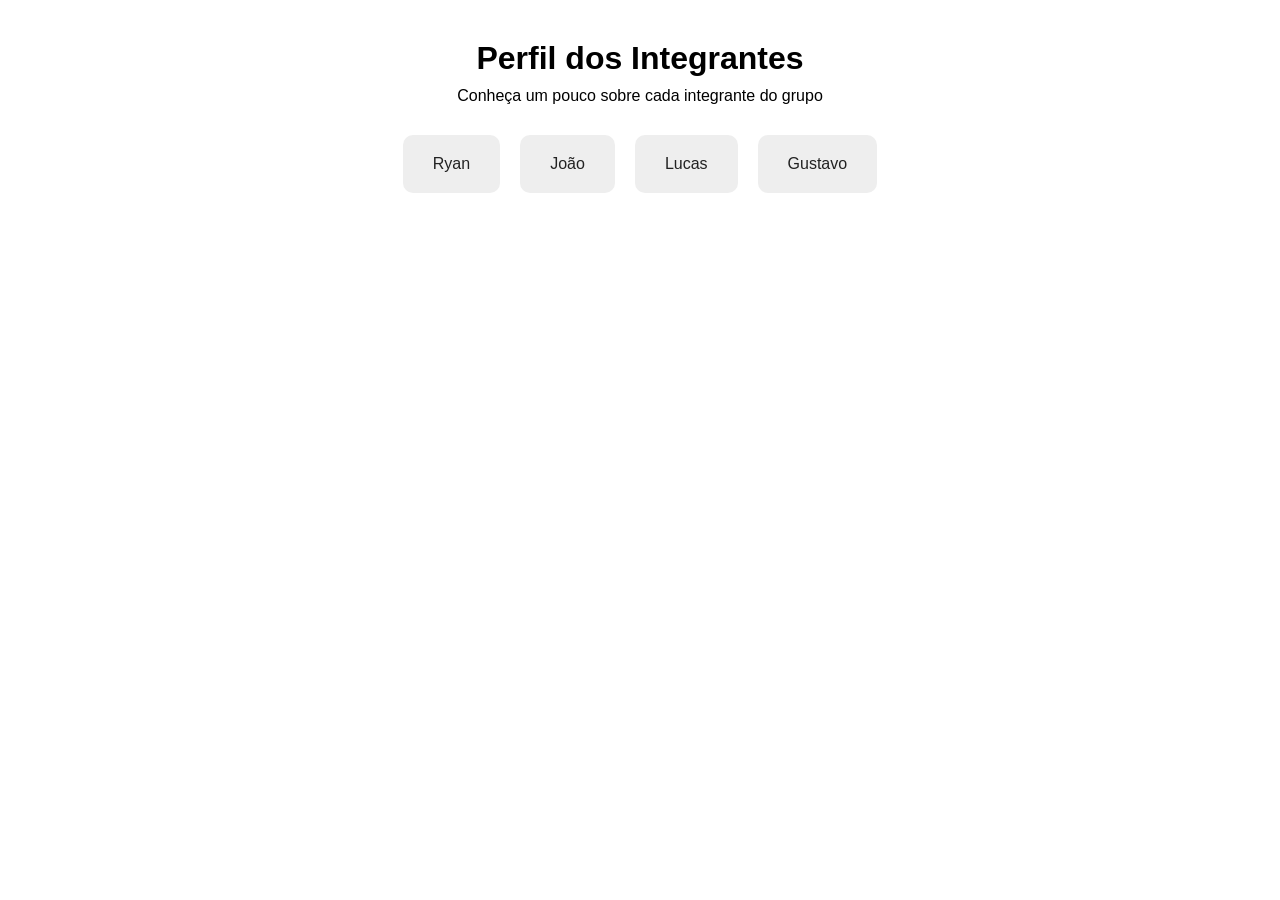
<file: tarefa/index.html>
<!DOCTYPE html>
<html lang="pt-br">

<head>
    <meta charset="UTF-8">
    <link rel="stylesheet" href="Integrantes/Css/menu.css">
    <title>Integrantes</title>
</head>

<body>

    <header>
        <h1>Perfil dos Integrantes</h1>
        <p>Conheça um pouco sobre cada integrante do grupo</p>
    </header>

    <main>
        <ul>
            <li><a href="Integrantes/ryan.html">Ryan</a></li>
            <li><a href="Integrantes/joao.html">João</a></li>
            <li><a href="Integrantes/lucas.html">Lucas</a></li>
            <li><a href="Integrantes/gustavo.html">Gustavo</a></li>
        </ul>
    </main>

</body>

</html>
</file>
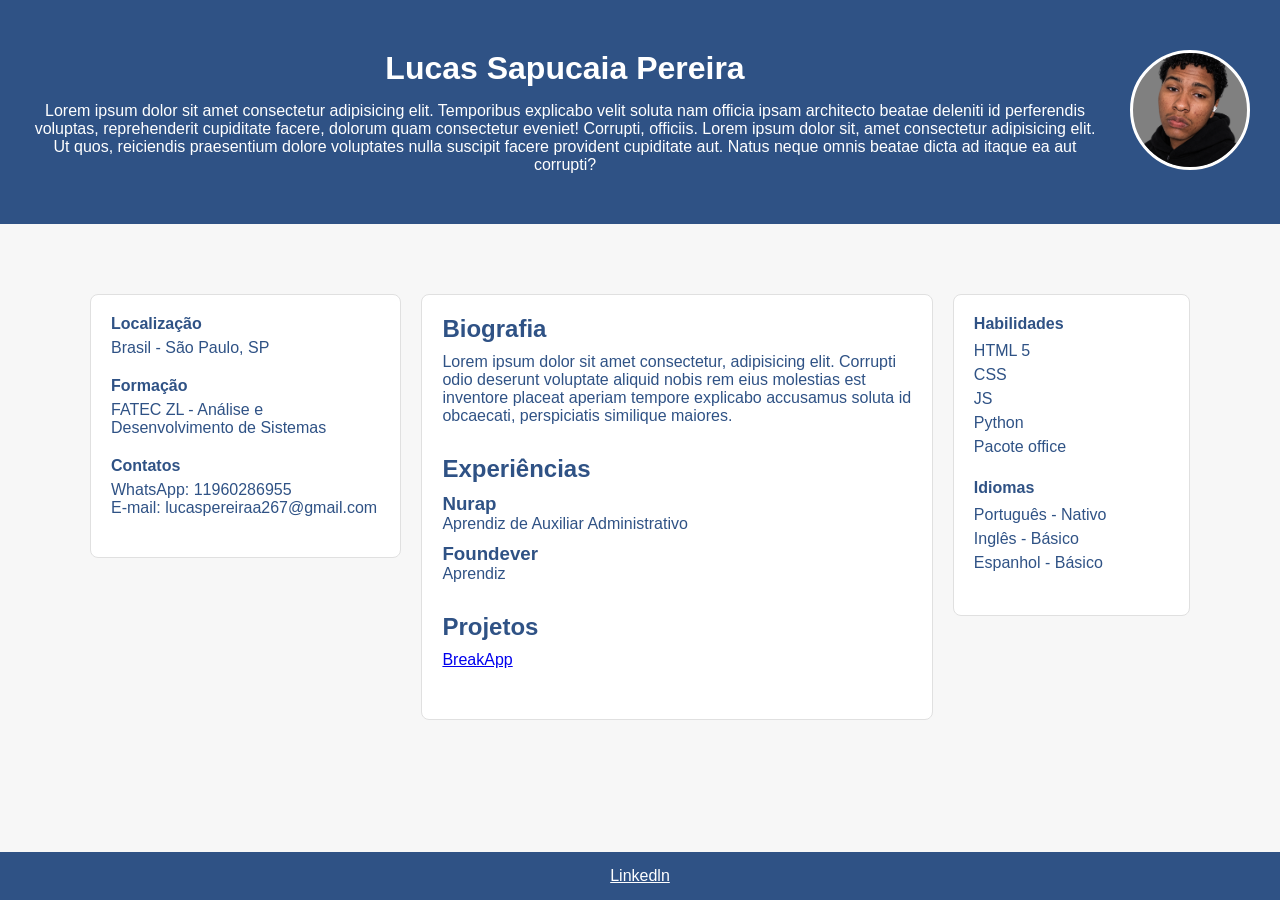
<file: tarefa/lucas.html>
<!DOCTYPE html>
<html lang="pt-BR">

<head>
    <meta charset="UTF-8">
    <title>Perfil Pessoal - Lucas</title>
    <link rel="stylesheet" href="Integrantes/Css/lucas.css">
</head>

<body>

    <header>
        <div class="header-text">
            <h1>Lucas Sapucaia Pereira</h1>
            <p>Lorem ipsum dolor sit amet consectetur adipisicing elit. Temporibus explicabo velit soluta nam officia ipsam
                architecto beatae deleniti id perferendis voluptas, reprehenderit cupiditate facere, dolorum quam
                consectetur eveniet! Corrupti, officiis. Lorem ipsum dolor sit, amet consectetur adipisicing elit. Ut quos,
                reiciendis praesentium dolore voluptates nulla suscipit facere provident cupiditate aut. Natus neque omnis
                beatae dicta ad itaque ea aut corrupti?</p>
        </div>

        <div class="foto">
            <img src="Integrantes/Img/lucas.png" alt="Foto de perfil Lucas Sapucaia Pereira">
        </div>
    </header>

    <div class="conteudo">
        <aside class="informacoes-pessoais">
            <div>
                <h2>Localização</h2>
                <p>Brasil - São Paulo, SP</p>
            </div>
            <div>
                <h2>Formação</h2>
                <p>FATEC ZL - Análise e Desenvolvimento de Sistemas</p>
            </div>
            <div>
                <h2>Contatos</h2>
                <p>WhatsApp: 11960286955</p>
                <p>E-mail: lucaspereiraa267@gmail.com</p>
            </div>
        </aside>
        <main>
            <section class="biografia">
                <h2>Biografia</h2>
                <p>Lorem ipsum dolor sit amet consectetur, adipisicing elit. Corrupti odio deserunt voluptate aliquid
                    nobis rem eius molestias est inventore placeat aperiam tempore explicabo accusamus soluta id
                    obcaecati, perspiciatis similique maiores.</p>
            </section>
            <section class="experiencias">
                <h2>Experiências</h2>
                <h3>Nurap</h3>
                <p>Aprendiz de Auxiliar Administrativo</p>
                <h3>Foundever</h3>
                <p>Aprendiz</p>
            </section>
            <section class="projetos">
                <h2>Projetos</h2>
                <p><a href="https://github.com/BreakApp-Tcc/BreakApp" target="_blank"
                        rel="noopener noreferrer">BreakApp</a></p>
            </section>
        </main>
        <aside class="habilidades">
            <div>
                <h2>Habilidades</h2>
                <ul>
                    <li>HTML 5</li>
                    <li>CSS</li>
                    <li>JS</li>
                    <li>Python</li>
                    <li>Pacote office</li>
                </ul>
            </div>
            <div>
                <h2>Idiomas</h2>
                <ul>
                    <li>Português - Nativo</li>
                    <li>Inglês - Básico</li>
                    <li>Espanhol - Básico</li>
                </ul>
            </div>
        </aside>
    </div>

    <footer>
        <a href="http://www.linkedin.com/in/lucas-sapucaia-pereira-b7b8462ba/" target="_blank"
            rel="noopener noreferrer">Linkedln</a>
    </footer>

</body>

</html>
</file>
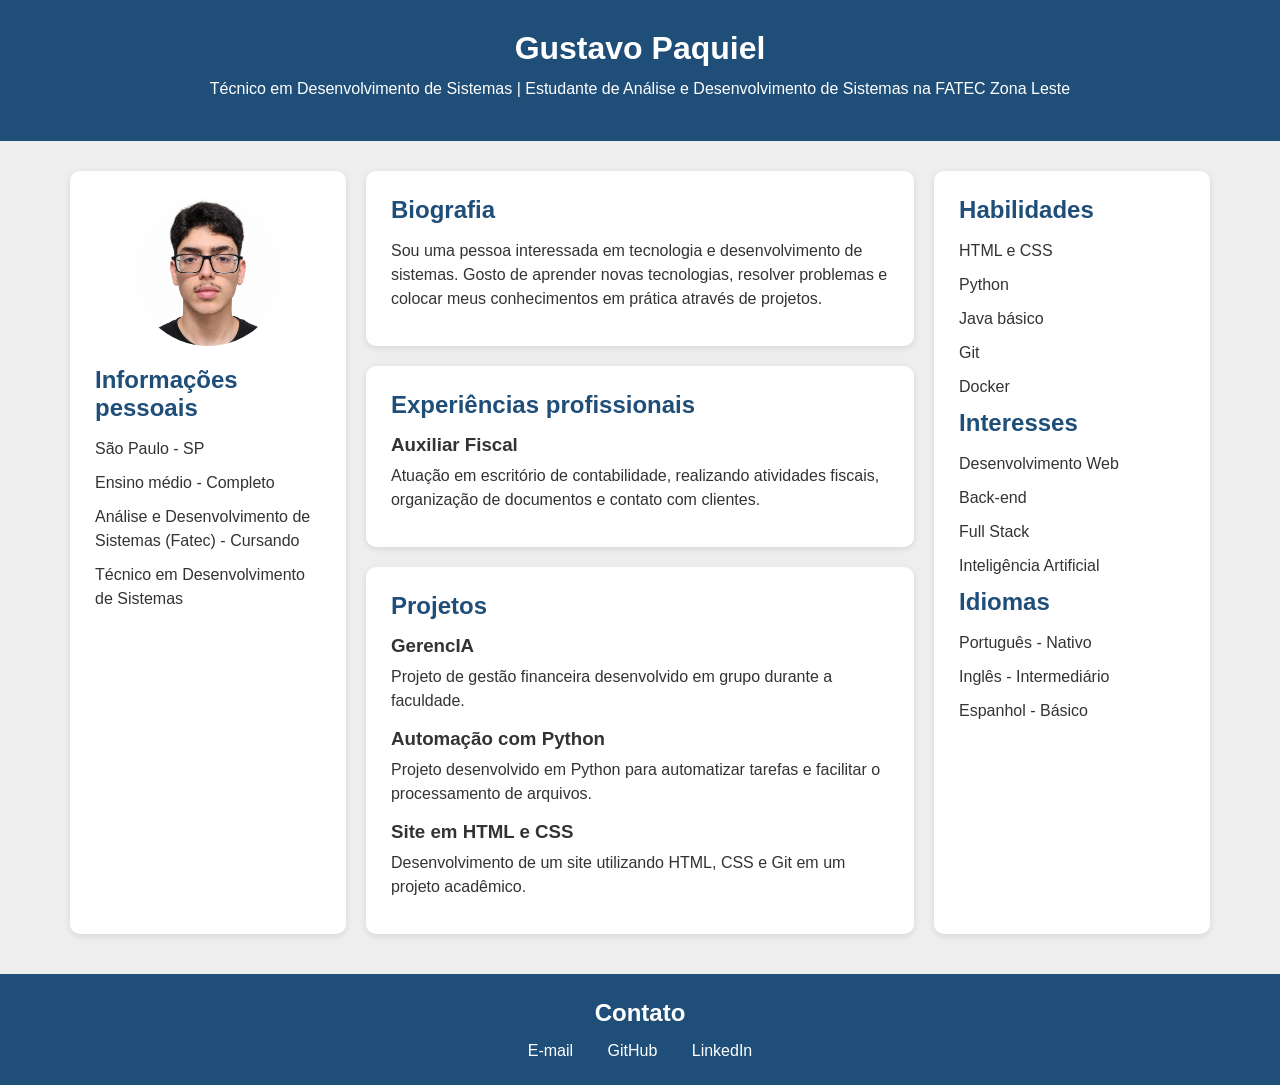
<file: tarefa/Integrantes/gustavo.html>
<!DOCTYPE html>
<html lang="pt-BR">

<head>
    <meta charset="UTF-8">
    <meta name="viewport" content="width=device-width, initial-scale=1.0">
    <title>Gustavo Paquiel - Pessoal</title>
    <link rel="stylesheet" href="Css/gustavo.css">
</head>

<body>

    <header>
        <h1>Gustavo Paquiel</h1>

        <p>
            Técnico em Desenvolvimento de Sistemas |
            Estudante de Análise e Desenvolvimento de Sistemas na FATEC Zona Leste
        </p>
    </header>

    <div class="conteudo">

        <aside class="informacoes">

            <img src="Img/Gustavo Paquiel.jpeg" alt="Foto de Gustavo Paquiel">

            <h2>Informações pessoais</h2>

            <p>São Paulo - SP</p>

            <p>Ensino médio - Completo</p>

            <p>Análise e Desenvolvimento de Sistemas (Fatec) - Cursando</p>

            <p>Técnico em Desenvolvimento de Sistemas</p>

        </aside>

        <main>

            <section>
                <h2>Biografia</h2>

                <p>
                    Sou uma pessoa interessada em tecnologia e desenvolvimento
                    de sistemas. Gosto de aprender novas tecnologias, resolver
                    problemas e colocar meus conhecimentos em prática através
                    de projetos.
                </p>
            </section>

            <section>
                <h2>Experiências profissionais</h2>

                <h3>Auxiliar Fiscal</h3>

                <p>
                    Atuação em escritório de contabilidade, realizando
                    atividades fiscais, organização de documentos e contato
                    com clientes.
                </p>
            </section>

            <section>
                <h2>Projetos</h2>

                <h3>GerencIA</h3>

                <p>
                    Projeto de gestão financeira desenvolvido em grupo
                    durante a faculdade.
                </p>

                <h3>Automação com Python</h3>

                <p>
                    Projeto desenvolvido em Python para automatizar tarefas
                    e facilitar o processamento de arquivos.
                </p>

                <h3>Site em HTML e CSS</h3>

                <p>
                    Desenvolvimento de um site utilizando HTML, CSS e
                    Git em um projeto acadêmico.
                </p>

            </section>

        </main>

        <aside class="habilidades">

            <h2>Habilidades</h2>

            <p>HTML e CSS</p>
            <p>Python</p>
            <p>Java básico</p>
            <p>Git</p>
            <p>Docker</p>

            <h2>Interesses</h2>

            <p>Desenvolvimento Web</p>
            <p>Back-end</p>
            <p>Full Stack</p>
            <p>Inteligência Artificial</p>

            <h2>Idiomas</h2>

            <p>Português - Nativo</p>
            <p>Inglês - Intermediário</p>
            <p>Espanhol - Básico </p>

        </aside>

    </div>

    <footer>

        <h2>Contato</h2>
        <a href="mailto:gustavopaquiel25@gmail.com"> E-mail</a>
        <a href="https://github.com/GustaPaqui" target="_blank"> GitHub </a>
        <a href="https://www.linkedin.com/in/gustavo-pa-quiel/" target="_blank"> LinkedIn</a>
    </footer>
</body>

</html>
</file>
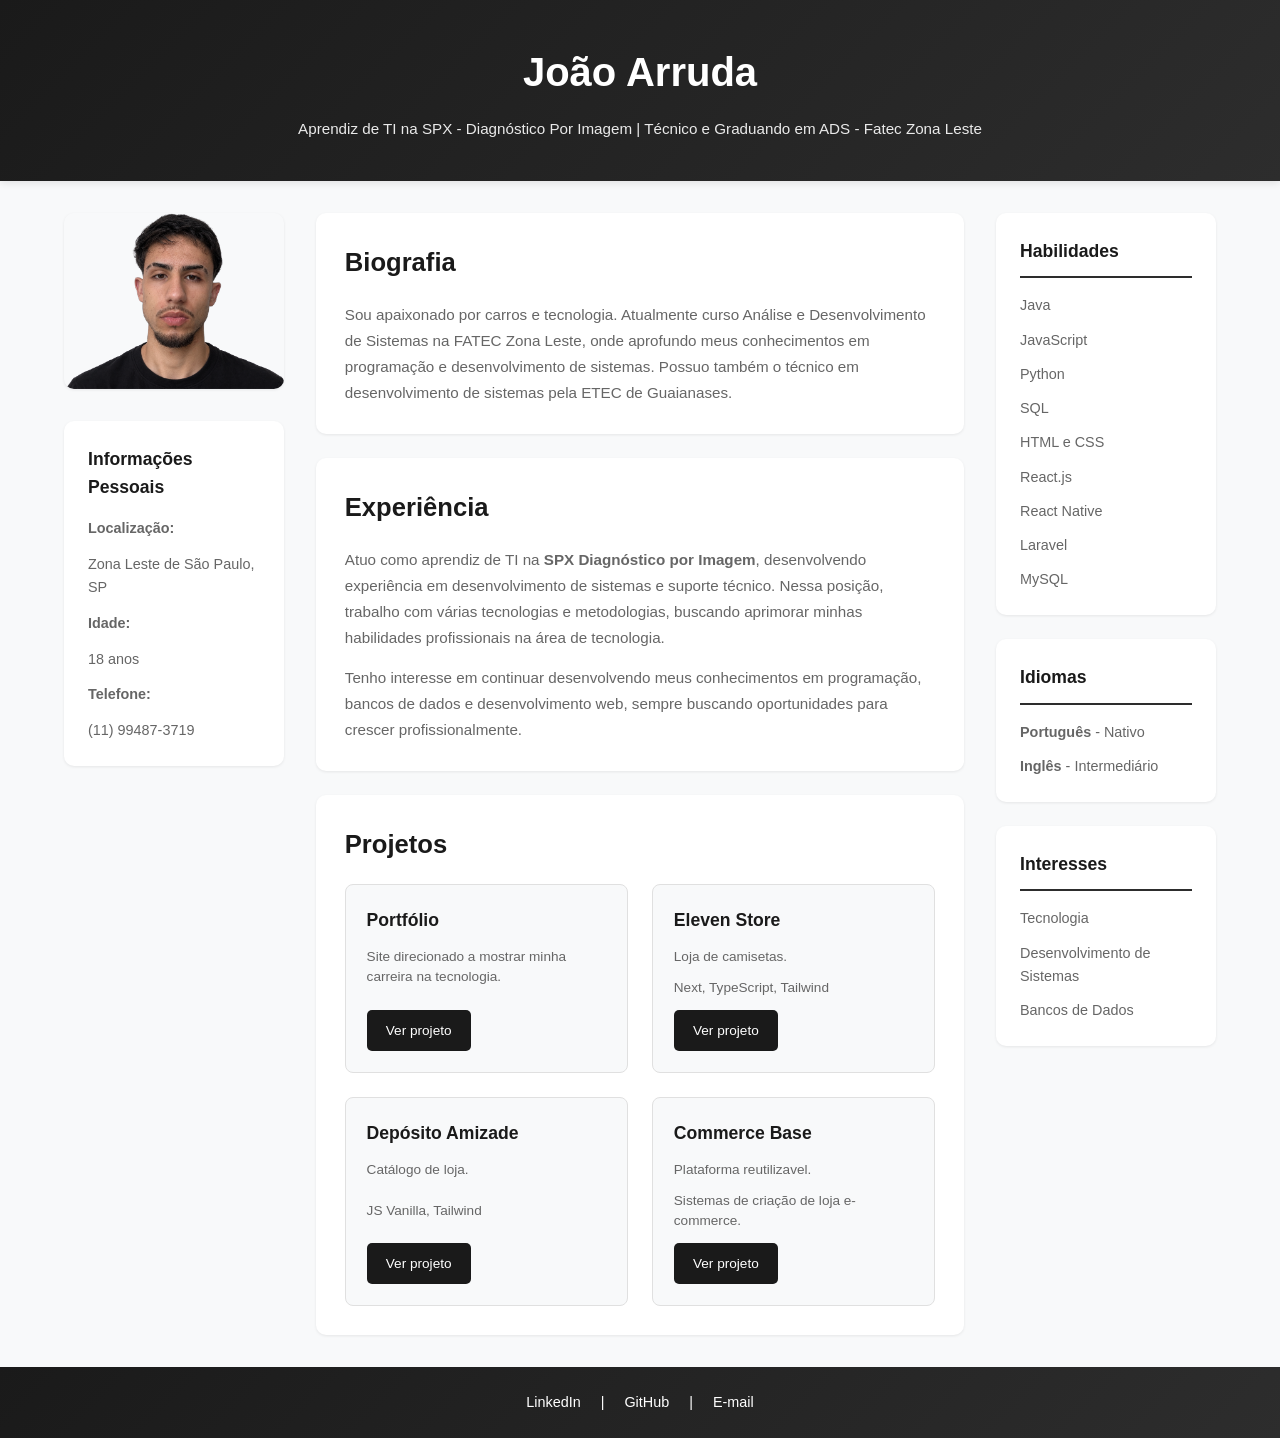
<file: tarefa/Integrantes/joao.html>
<!DOCTYPE html>
<html lang="en">

<head>
    <meta charset="UTF-8">
    <meta name="viewport" content="width=device-width, initial-scale=1.0">
    <title>Perfil Pessoal - João</title>
    <link rel="stylesheet" href="./Css/joao.css">
</head>

<body>
    <header>
        <h1>João Arruda</h1>
        <p>Aprendiz de TI na SPX - Diagnóstico Por Imagem | Técnico e Graduando em ADS - Fatec Zona Leste</p>
    </header>
 
    <div class="container">
        <!-- COLUNA ESQUERDA -->
        <div class="sidebar-left">
            <div class="foto-container">
                <img src="./Img/arruda.svg" alt="Foto de João Arruda">
            </div>
            <div class="info-box">
                <h3>Informações Pessoais</h3>
                <p><strong>Localização:</strong></p>
                <p>Zona Leste de São Paulo, SP</p>
                <p><strong>Idade:</strong></p>
                <p>18 anos</p>
                <p><strong>Telefone:</strong></p>
                <p>(11) 99487-3719</p>
            </div>
        </div>
 
        <!-- COLUNA CENTRAL -->
        <main>
            <section id="biografia">
                <h2>Biografia</h2>
                <p>Sou apaixonado por carros e tecnologia. Atualmente curso Análise e Desenvolvimento de Sistemas na FATEC Zona Leste, onde aprofundo meus conhecimentos em programação e desenvolvimento de sistemas. Possuo também o técnico em desenvolvimento de sistemas pela ETEC de Guaianases.</p>
            </section>
 
            <section id="experiencia">
                <h2>Experiência</h2>
                <p>Atuo como aprendiz de TI na <strong>SPX Diagnóstico por Imagem</strong>, desenvolvendo experiência em desenvolvimento de sistemas e suporte técnico. Nessa posição, trabalho com várias tecnologias e metodologias, buscando aprimorar minhas habilidades profissionais na área de tecnologia.</p>
                <p>Tenho interesse em continuar desenvolvendo meus conhecimentos em programação, bancos de dados e desenvolvimento web, sempre buscando oportunidades para crescer profissionalmente.</p>
            </section>
 
            <section id="projetos">
                <h2>Projetos</h2>
                <div class="projetos-grid">
                    <div class="card">
                        <h3>Portfólio</h3>
                        <p>Site direcionado a mostrar minha carreira na tecnologia.</p>
                        <a href="https://site-joao-arruda.vercel.app" target="_blank">Ver projeto</a>
                    </div>
                    <div class="card">
                        <h3>Eleven Store</h3>
                        <p>Loja de camisetas.</p>
                        <p>Next, TypeScript, Tailwind</p>
                        <a href="https://eleven-store-arruda.vercel.app" target="_blank">Ver projeto</a>
                    </div>
                    <div class="card">
                        <h3>Depósito Amizade</h3>
                        <p>Catálogo de loja.</p>
                        <p>JS Vanilla, Tailwind</p>
                        <a href="https://deposito-amizade.vercel.app" target="_blank">Ver projeto</a>
                    </div>
                    <div class="card">
                        <h3>Commerce Base</h3>
                        <p>Plataforma reutilizavel.</p>
                        <p>Sistemas de criação de loja e-commerce.</p>
                        <a href="https://base-commerce.vercel.app" target="_blank">Ver projeto</a>
                    </div>
                </div>
            </section>
        </main>
 
        <!-- COLUNA DIREITA -->
        <div class="sidebar-right">
            <div class="sidebar-box">
                <h3>Habilidades</h3>
                <p>Java</p>
                <p>JavaScript</p>
                <p>Python</p>
                <p>SQL</p>
                <p>HTML e CSS</p>
                <p>React.js</p>
                <p>React Native</p>
                <p>Laravel</p>
                <p>MySQL</p>
            </div>
 
            <div class="sidebar-box">
                <h3>Idiomas</h3>
                <p><strong>Português</strong> - Nativo</p>
                <p><strong>Inglês</strong> - Intermediário</p>
            </div>
 
            <div class="sidebar-box">
                <h3>Interesses</h3>
                <p>Tecnologia</p>
                <p>Desenvolvimento de Sistemas</p>
                <p>Bancos de Dados</p>
            </div>
        </div>
    </div>
 
    <footer>
        <p>
            <a href="https://linkedin.com" target="_blank">LinkedIn</a> |
            <a href="https://github.com" target="_blank">GitHub</a> |
            <a href="mailto:joaopedroarruda323@gmail.com">E-mail</a>
        </p>
    </footer>
</body>

</html>
</file>
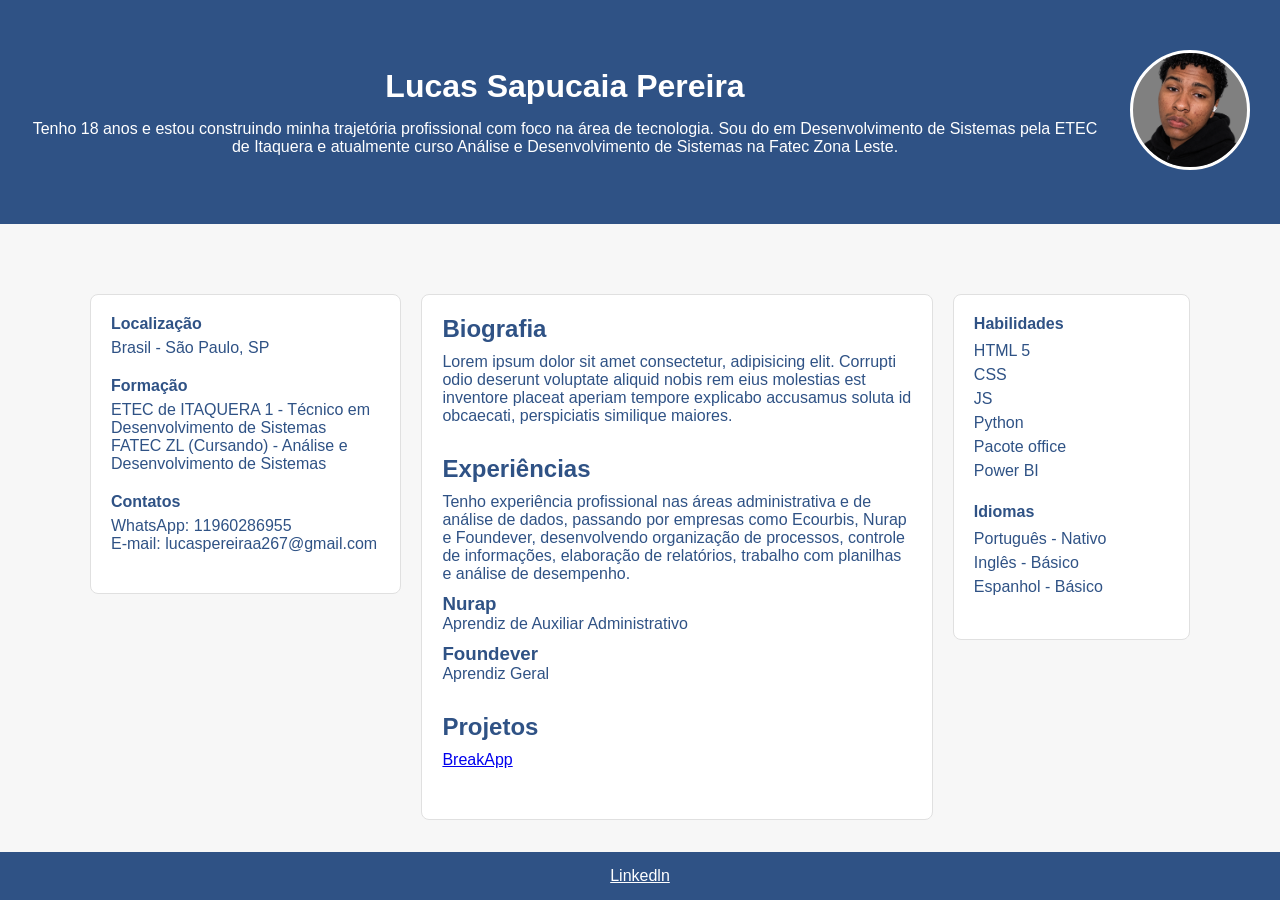
<file: tarefa/Integrantes/lucas.html>
<!DOCTYPE html>
<html lang="pt-BR">

<head>
    <meta charset="UTF-8">
    <title>Perfil Pessoal - Lucas</title>
    <link rel="stylesheet" href="Css/lucas.css">
</head>

<body>

    <header>
        <div class="header-text">
            <h1>Lucas Sapucaia Pereira</h1>
            <p>Tenho 18 anos e estou construindo minha trajetória profissional com foco na área de tecnologia. Sou
                do em Desenvolvimento de Sistemas pela ETEC de Itaquera e atualmente curso Análise e
                Desenvolvimento de Sistemas na Fatec Zona Leste.
            </p>
        </div>

        <div class="foto">
            <img src="Img/lucas.png" alt="Foto de perfil Lucas Sapucaia Pereira">
        </div>
    </header>

    <div class="conteudo">
        <aside class="informacoes-pessoais">
            <div>
                <h2>Localização</h2>
                <p>Brasil - São Paulo, SP</p>
            </div>
            <div>
                <h2>Formação</h2>
                <p>ETEC de ITAQUERA 1 - Técnico em Desenvolvimento de Sistemas</p>
                <p>FATEC ZL (Cursando) - Análise e Desenvolvimento de Sistemas</p>
            </div>
            <div>
                <h2>Contatos</h2>
                <p>WhatsApp: 11960286955</p>
                <p>E-mail: lucaspereiraa267@gmail.com</p>
            </div>
        </aside>
        <main>
            <section class="biografia">
                <h2>Biografia</h2>
                <p>Lorem ipsum dolor sit amet consectetur, adipisicing elit. Corrupti odio deserunt voluptate aliquid
                    nobis rem eius molestias est inventore placeat aperiam tempore explicabo accusamus soluta id
                    obcaecati, perspiciatis similique maiores.</p>
            </section>
            <section class="experiencias">
                <h2>Experiências</h2>
                <p>Tenho experiência profissional nas áreas administrativa e de análise de dados, passando por empresas como Ecourbis, Nurap e Foundever, desenvolvendo organização de processos, controle de informações, elaboração de relatórios, trabalho com planilhas e análise de desempenho.</p>
                <h3>Nurap</h3>
                <p>Aprendiz de Auxiliar Administrativo</p>
                <h3>Foundever</h3>
                <p>Aprendiz Geral</p>
            </section>
            <section class="projetos">
                <h2>Projetos</h2>
                <p><a href="https://github.com/BreakApp-Tcc/BreakApp" target="_blank"
                        rel="noopener noreferrer">BreakApp</a></p>
            </section>
        </main>
        <aside class="habilidades">
            <div>
                <h2>Habilidades</h2>
                <ul>
                    <li>HTML 5</li>
                    <li>CSS</li>
                    <li>JS</li>
                    <li>Python</li>
                    <li>Pacote office</li>
                    <li>Power BI</li>
                </ul>
            </div>
            <div>
                <h2>Idiomas</h2>
                <ul>
                    <li>Português - Nativo</li>
                    <li>Inglês - Básico</li>
                    <li>Espanhol - Básico</li>
                </ul>
            </div>
        </aside>
    </div>

    <footer>
        <a href="http://www.linkedin.com/in/lucas-sapucaia-pereira-b7b8462ba/" target="_blank"
            rel="noopener noreferrer">Linkedln</a>
    </footer>

</body>

</html>
</file>
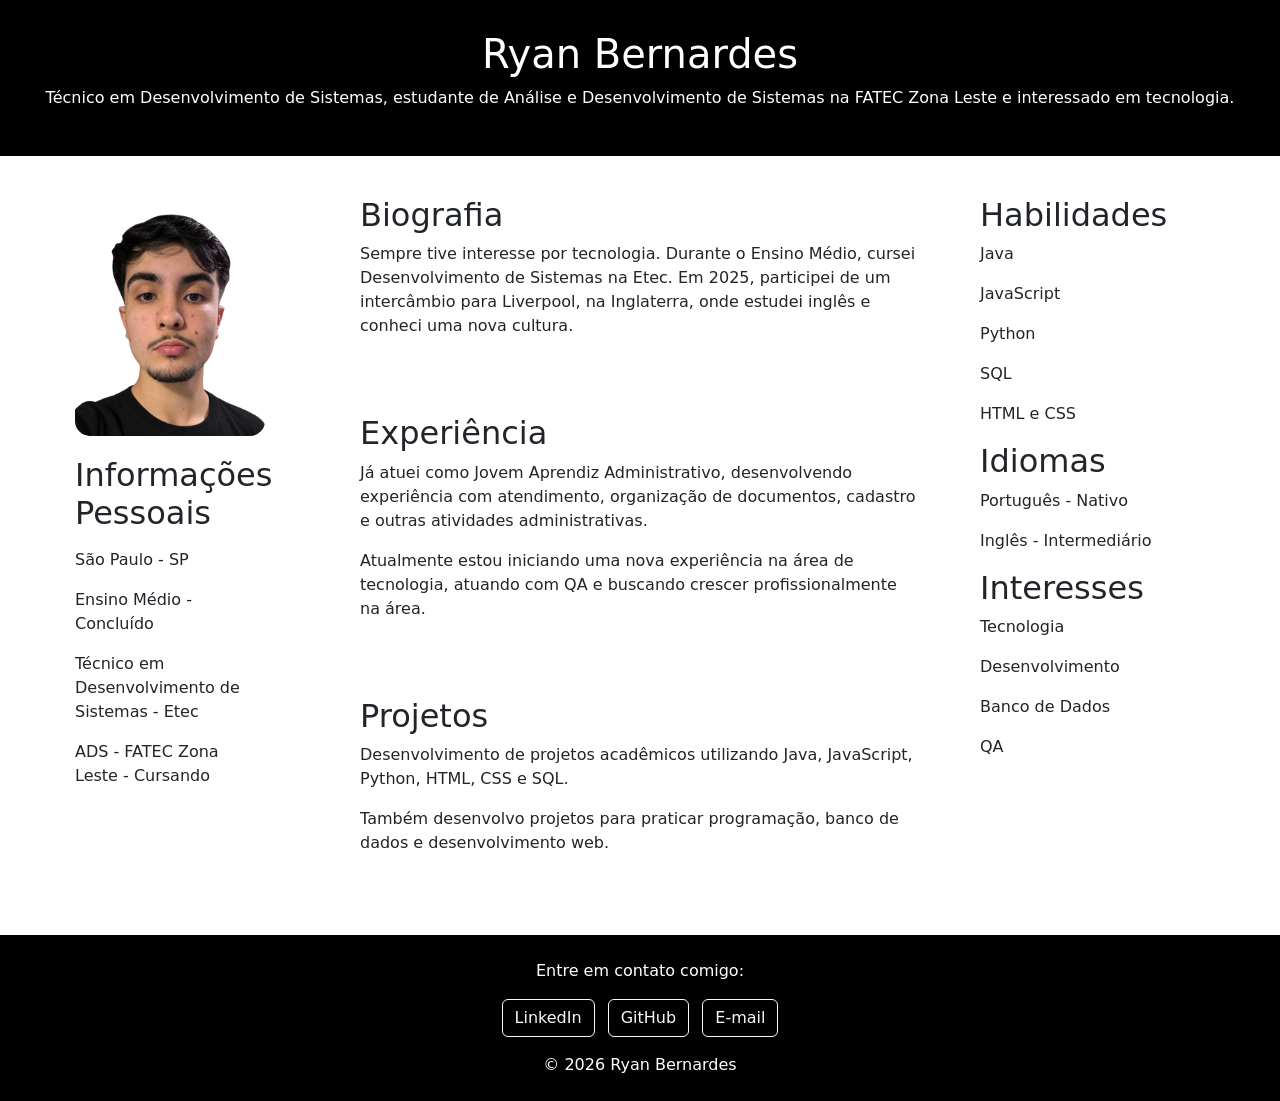
<file: tarefa/Integrantes/ryan.html>
<!DOCTYPE html>
<html lang="pt-br">

<head>
    <meta charset="UTF-8">
    <meta name="viewport" content="width=device-width, initial-scale=1.0">
    <link rel="stylesheet" href="Css/ryan.css">
    <link href="https://cdn.jsdelivr.net/npm/bootstrap@5.3.3/dist/css/bootstrap.min.css" rel="stylesheet">
    <title>Perfil Pessoal - Ryan</title>
</head>

<body>
    <header>
        <h1>Ryan Bernardes</h1>
        <p> Técnico em Desenvolvimento de Sistemas, estudante de Análise e Desenvolvimento de Sistemas na FATEC Zona
            Leste e interessado em tecnologia. </p>
    </header>
    <div class="container-centro">
        <div id="esquerda">
            <aside> <img src="./Img/ryan.png">
                <h2>Informações Pessoais</h2>
                <p>São Paulo - SP</p>
                <p>Ensino Médio - Concluído</p>
                <p>Técnico em Desenvolvimento de Sistemas - Etec</p>
                <p>ADS - FATEC Zona Leste - Cursando</p>
            </aside>
        </div>
        <main>
            <div class="container-meio">
                <section id="one">
                    <h2>Biografia</h2>
                    <p> Sempre tive interesse por tecnologia. Durante o Ensino Médio, cursei Desenvolvimento de Sistemas
                        na Etec. Em 2025, participei de um intercâmbio para Liverpool, na Inglaterra, onde estudei
                        inglês e conheci uma nova cultura. </p>
                </section>
                <section id="two">
                    <h2>Experiência</h2>
                    <p> Já atuei como Jovem Aprendiz Administrativo, desenvolvendo experiência com atendimento,
                        organização de documentos, cadastro e outras atividades administrativas. </p>
                    <p> Atualmente estou iniciando uma nova experiência na área de tecnologia, atuando com QA e buscando
                        crescer profissionalmente na área. </p>
                </section>
                <section id="three">
                    <h2>Projetos</h2>
                    <p> Desenvolvimento de projetos acadêmicos utilizando Java, JavaScript, Python, HTML, CSS e SQL.
                    </p>
                    <p> Também desenvolvo projetos para praticar programação, banco de dados e desenvolvimento web. </p>
                </section>
            </div>
        </main>
        <div id="direita">
            <aside>
                <h2>Habilidades</h2>
                <p>Java</p>
                <p>JavaScript</p>
                <p>Python</p>
                <p>SQL</p>
                <p>HTML e CSS</p>
                <h2>Idiomas</h2>
                <p>Português - Nativo</p>
                <p>Inglês - Intermediário</p>
                <h2>Interesses</h2>
                <p>Tecnologia</p>
                <p>Desenvolvimento</p>
                <p>Banco de Dados</p>
                <p>QA</p>
            </aside>
        </div>
    </div>
    <footer class="bg-black text-white text-center py-4 mt-4">
        <p class="mb-3">Entre em contato comigo:</p> <a href="https://www.linkedin.com/in/ryan-bernardes-229941261/"
            target="_blank" class="btn btn-outline-light mx-1"> LinkedIn </a> <a href="https://github.com/ryanBernardes"
            target="_blank" class="btn btn-outline-light mx-1"> GitHub </a> <a href="mailto:rbernardesjardim@gmail.com"
            class="btn btn-outline-light mx-1"> E-mail </a>
        <p class="mt-3 mb-0">© 2026 Ryan Bernardes</p>
    </footer>
</body>

</html>
</file>
<file: tarefa/Integrantes/Css/menu.css>
* {
    margin: 0;
    padding: 0;
    box-sizing: border-box;
}

body {
    font-family: Arial, sans-serif;
    text-align: center;
    padding: 40px;
}

header {
    margin-bottom: 30px;
}

h1 {
    margin-bottom: 10px;
}

ul {
    list-style: none;
    display: flex;
    justify-content: center;
    gap: 20px;
}

li a {
    display: block;
    padding: 20px 30px;
    text-decoration: none;
    background-color: #eeeeee;
    color: #222222;
    border-radius: 10px;
}

li a:hover {
    background-color: #cccccc;
}
</file>
<file: tarefa/Integrantes/Css/lucas.css>
* {
    box-sizing: border-box;
    margin: 0;
    padding: 0;
}
html {
    height: 100%;
}

body {
    font-family: Arial, Helvetica, sans-serif;
    color: #2f5285;
    background-color: #f7f7f7;
        display: flex;
    flex-direction: column;
    min-height: 100vh;
}

header {
    background-color: #2f5285;
    color: #fff;
    padding: 50px 30px;
    margin-bottom: 50px;
    display: flex;
    align-items: center;
    text-align: center;
    gap: 30px;
}

header h1 {
    margin-bottom: 15px;
}

.foto {
    flex: 0 0 auto;
}

.foto img {
    width: 120px;
    height: 120px;
    border-radius: 50%;
    object-fit: cover;
    border: 3px solid #fff;
    background-color: gray;
}
/* Conteudo geral */
.conteudo {
    display: flex;
    flex-wrap: wrap;
    gap: 20px;
    max-width: 1100px;
    margin: 20px auto;
    align-items: flex-start;
    flex-grow: 1;
}

.conteudo > * {
    border: 1px solid #e0e0e0;
    transition: all 0.3s ease;
}

.conteudo > *:hover {
    box-shadow: 0 4px 12px rgba(0, 0, 0, 0.12);
    border-color: #2f5285;
}

/* Aside esquerdo */
.informacoes-pessoais {
    flex: 3 1 200px;
    background-color: #fff;
    padding: 20px;
    border-radius: 8px;
}

.informacoes-pessoais div {
    margin-bottom: 20px;
}

.informacoes-pessoais h2 {
    font-size: 1em;
    color: #2f5285;
    margin-bottom: 6px;
}

/* Main -  Informações principais */
main {
    flex: 3 1 400px;
    background-color: #fff;
    padding: 20px;
    border-radius: 8px;
}

main section {
    margin-bottom: 30px;
}

main h2 {
    margin-bottom: 10px;
    color: #2f5285;
}

main h3 {
    margin-top: 10px;
}

/* Aside direito */
.habilidades {
    flex: 1 1 200px;
    background-color: #fff;
    padding: 20px;
    border-radius: 8px;
}

.habilidades div {
    margin-bottom: 20px;
}

.habilidades h2 {
    font-size: 1em;
    color: #2f5285;
    margin-bottom: 6px;
}

.habilidades ul {
    list-style: none;
}

.habilidades li {
    padding: 3px 0;
}

/* Footer */
footer {
    background-color: #2f5285;
    padding: 15px;
    text-align: center;
}
footer a {
    color: #fff;
}
</file>
<file: tarefa/Integrantes/Css/gustavo.css>
* {
    margin: 0;
    padding: 0;
    box-sizing: border-box;
}

body {
    font-family: Arial, sans-serif;
    background-color: #eeeeee;
    color: #333333;
}

header {
    background-color: #1f4e79;
    color: white;
    text-align: center;
    padding: 30px;
}

header h1 {
    font-size: 32px;
    margin-bottom: 10px;
}

header p {
    font-size: 16px;
}

.conteudo {
    display: flex;
    gap: 20px;
    padding: 30px;
    max-width: 1200px;
    margin: 0 auto;
}

.informacoes {
    width: 25%;
    background-color: white;
    padding: 25px;
    border-radius: 10px;
    box-shadow: 0 2px 6px rgba(0, 0, 0, 0.1);
}

.informacoes img {
    width: 150px;
    height: 150px;
    object-fit: cover;
    border-radius: 50%;
    display: block;
    margin: 0 auto 20px auto;
}

main {
    width: 50%;
    display: flex;
    flex-direction: column;
    gap: 20px;
}

section {
    background-color: white;
    padding: 25px;
    border-radius: 10px;
    box-shadow: 0 2px 6px rgba(0, 0, 0, 0.1);
}

.habilidades {
    width: 25%;
    background-color: white;
    padding: 25px;
    border-radius: 10px;
    box-shadow: 0 2px 6px rgba(0, 0, 0, 0.1);
}

h2 {
    color: #1f4e79;
    margin-bottom: 15px;
}

h3 {
    margin-top: 15px;
    margin-bottom: 8px;
}

p {
    line-height: 1.5;
    margin-bottom: 10px;
}

footer {
    background-color: #1f4e79;
    color: white;
    text-align: center;
    padding: 25px;
    margin-top: 10px;
}

footer h2 {
    color: white;
    margin-bottom: 15px;
}

footer a {
    color: white;
    text-decoration: none;
    margin: 0 15px;
}

footer a:hover {
    text-decoration: underline;
}

@media (max-width: 800px) {
    .conteudo {
        flex-direction: column;
    }

    .informacoes,
    main,
    .habilidades {
        width: 100%;
    }
}
</file>
<file: tarefa/Integrantes/Css/joao.css>
* {
    margin: 0;
    padding: 0;
    box-sizing: border-box;
}

:root {
    --primary: #1a1a1a;
    --secondary: #2d2d2d;
    --text: #333;
    --text-light: #666;
    --bg-light: #f8f9fa;
    --white: #ffffff;
}

body {
    font-family: -apple-system, BlinkMacSystemFont, 'Segoe UI', 'Roboto', sans-serif;
    background-color: var(--bg-light);
    color: var(--text);
    line-height: 1.6;
}

/* HEADER */
header {
    background: linear-gradient(135deg, var(--primary) 0%, var(--secondary) 100%);
    color: var(--white);
    padding: 2.5rem;
    text-align: center;
    box-shadow: 0 2px 8px rgba(0, 0, 0, 0.1);
}

header h1 {
    font-size: 2.5rem;
    margin-bottom: 0.8rem;
    font-weight: 700;
}

header p {
    font-size: 0.95rem;
    opacity: 0.9;
}

/* MAIN LAYOUT */
.container {
    display: grid;
    grid-template-columns: 220px 1fr 220px;
    gap: 2rem;
    max-width: 1200px;
    margin: 2rem auto;
    padding: 0 1.5rem;
}

/* COLUNA ESQUERDA */
.sidebar-left {
    display: flex;
    flex-direction: column;
    gap: 1.5rem;
}

.foto-container img {
    width: 100%;
    height: auto;
    border-radius: 10px;
    object-fit: cover;
    box-shadow: 0 1px 3px rgba(0, 0, 0, 0.08);
}

.info-box {
    background-color: var(--white);
    padding: 1.5rem;
    border-radius: 10px;
    box-shadow: 0 1px 3px rgba(0, 0, 0, 0.08);
    transition: box-shadow 0.3s ease;
}

.info-box:hover {
    box-shadow: 0 4px 12px rgba(0, 0, 0, 0.12);
}

.info-box h3 {
    font-size: 1.1rem;
    margin-bottom: 1rem;
    color: var(--primary);
    font-weight: 600;
}

.info-box p {
    font-size: 0.9rem;
    color: var(--text-light);
    margin-bottom: 0.8rem;
    line-height: 1.6;
}

.info-box p:last-child {
    margin-bottom: 0;
}

/* COLUNA CENTRAL */
main {
    display: flex;
    flex-direction: column;
    gap: 1.5rem;
}

section {
    background-color: var(--white);
    padding: 1.8rem;
    border-radius: 10px;
    box-shadow: 0 1px 3px rgba(0, 0, 0, 0.08);
    transition: box-shadow 0.3s ease;
}

section:hover {
    box-shadow: 0 4px 12px rgba(0, 0, 0, 0.12);
}

section h2 {
    font-size: 1.6rem;
    margin-bottom: 1.2rem;
    color: var(--primary);
    font-weight: 600;
}

section p {
    font-size: 0.95rem;
    color: var(--text-light);
    margin-bottom: 0.9rem;
    line-height: 1.7;
}

section p:last-child {
    margin-bottom: 0;
}

/* COLUNA DIREITA */
.sidebar-right {
    display: flex;
    flex-direction: column;
    gap: 1.5rem;
}

.sidebar-box {
    background-color: var(--white);
    padding: 1.5rem;
    border-radius: 10px;
    box-shadow: 0 1px 3px rgba(0, 0, 0, 0.08);
    transition: box-shadow 0.3s ease;
}

.sidebar-box:hover {
    box-shadow: 0 4px 12px rgba(0, 0, 0, 0.12);
}

.sidebar-box h3 {
    font-size: 1.1rem;
    margin-bottom: 1rem;
    color: var(--primary);
    font-weight: 600;
    border-bottom: 2px solid var(--secondary);
    padding-bottom: 0.7rem;
}

.sidebar-box p {
    font-size: 0.9rem;
    color: var(--text-light);
    margin-bottom: 0.7rem;
    line-height: 1.6;
}

.sidebar-box p:last-child {
    margin-bottom: 0;
}

/* PROJETOS CARDS */
.projetos-grid {
    display: grid;
    grid-template-columns: repeat(auto-fit, minmax(200px, 1fr));
    gap: 1.5rem;
}

.card {
    border: 1px solid #e0e0e0;
    border-radius: 8px;
    padding: 1.3rem;
    background-color: var(--bg-light);
    transition: all 0.3s ease;
    display: flex;
    flex-direction: column;
}

.card:hover {
    box-shadow: 0 4px 12px rgba(0, 0, 0, 0.12);
    border-color: var(--secondary);
}

.card h3 {
    font-size: 1.1rem;
    margin-bottom: 0.8rem;
    color: var(--primary);
    font-weight: 600;
}

.card p {
    font-size: 0.85rem;
    color: var(--text-light);
    margin-bottom: 0.7rem;
    line-height: 1.5;
    flex-grow: 1;
}

.card a {
    display: inline-block;
    margin-top: auto;
    padding: 0.6rem 1.2rem;
    background-color: var(--primary);
    color: var(--white);
    text-decoration: none;
    border-radius: 5px;
    font-size: 0.85rem;
    font-weight: 500;
    transition: all 0.3s ease;
    align-self: flex-start;
}

.card a:hover {
    background-color: var(--secondary);
    transform: translateX(2px);
}

/* FOOTER */
footer {
    background: linear-gradient(135deg, var(--primary) 0%, var(--secondary) 100%);
    color: var(--white);
    padding: 1.5rem;
    text-align: center;
    margin-top: 2rem;
}

footer p {
    font-size: 0.9rem;
}

footer a {
    color: var(--white);
    text-decoration: none;
    margin: 0 1rem;
    transition: opacity 0.3s ease;
}

footer a:hover {
    opacity: 0.8;
}

/* RESPONSIVO */
@media (max-width: 900px) {
    .container {
        grid-template-columns: 1fr;
        gap: 1.5rem;
        padding: 0 1rem;
    }

    header {
        padding: 2rem 1.5rem;
    }

    header h1 {
        font-size: 2rem;
    }

    .foto-container img {
        max-width: 150px;
        margin: 0 auto;
        display: block;
    }
}

@media (max-width: 600px) {
    header {
        padding: 1.5rem 1rem;
    }

    header h1 {
        font-size: 1.5rem;
    }

    header p {
        font-size: 0.85rem;
    }

    .container {
        padding: 0 0.75rem;
        gap: 1rem;
    }

    section,
    .info-box,
    .sidebar-box {
        padding: 1.2rem;
    }

    section h2 {
        font-size: 1.3rem;
    }

    .foto-container img {
        max-width: 120px;
    }
}
</file>
<file: tarefa/Integrantes/Css/ryan.css>
* {
    margin: 0;
    padding: 0;
    box-sizing: border-box;
}

body {
    font-family: Arial, sans-serif;
}

header {
    text-align: center;
    padding: 30px;
    background-color: rgb(0, 0, 0);
    color: white;
}

img {
    width: 190px;
    height: 240px;
    object-fit: cover;
    border-radius: 15px;
    display: block;
    margin: 0 auto 20px;
}

.container-centro {
    display: flex;
    flex-direction: row;
    gap: 20px;
    padding: 20px;
}

#esquerda {
    flex: 1;
}

#esquerda aside {
    padding: 20px;
}

#esquerda img {
    width: 190px;
    height: 240px;
    margin: 0 auto 20px;
}

#esquerda h2,
#esquerda p {
    width: 190px;
    margin-left: auto;
    margin-right: auto;
}

#esquerda h2 {
    margin-bottom: 15px;
}

main {
    flex: 2;
}

.container-meio {
    display: flex;
    flex-direction: column;
    gap: 20px;
}

section {
    padding: 20px;
}

#direita {
    flex: 1;
}

#direita aside {
    padding: 20px;
}

h1 {
    margin-bottom: 10px;
}

h2 {
    margin-bottom: 15px;
}

p {
    margin-bottom: 10px;
}
</file>
